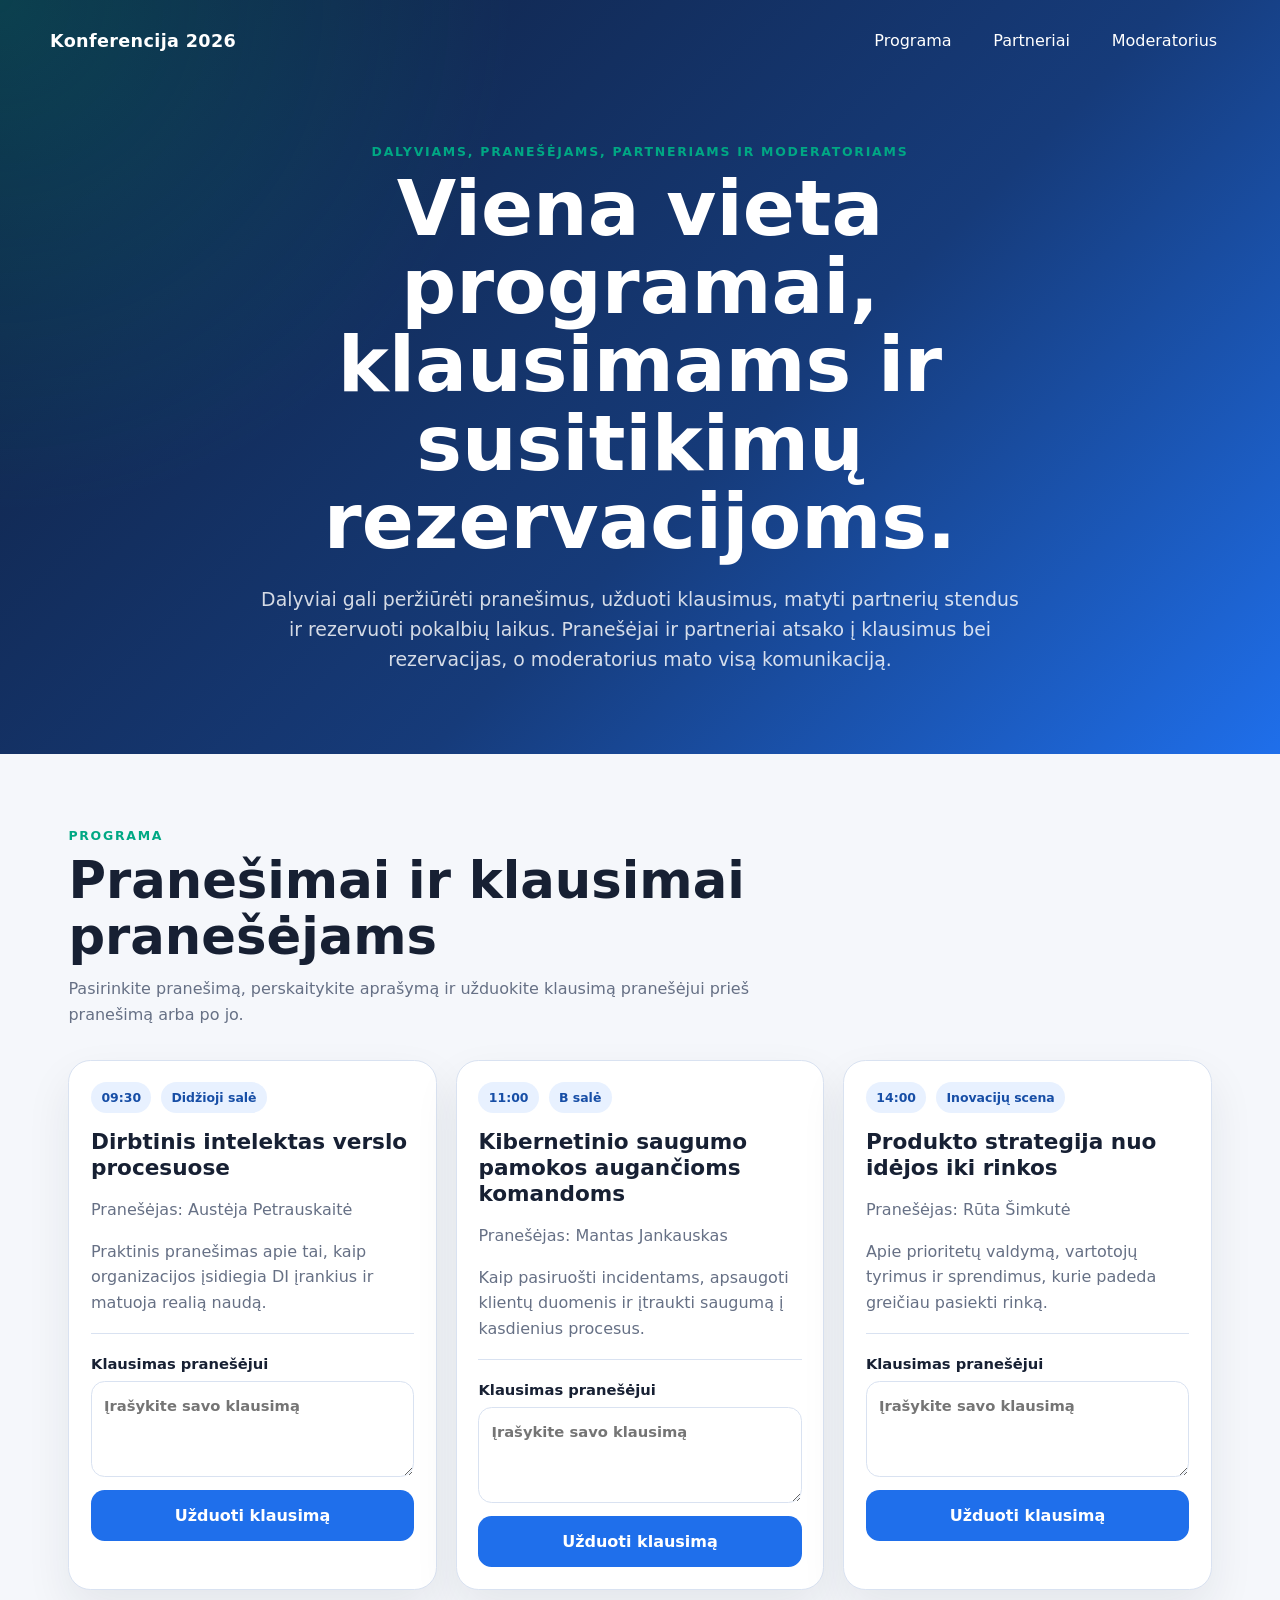
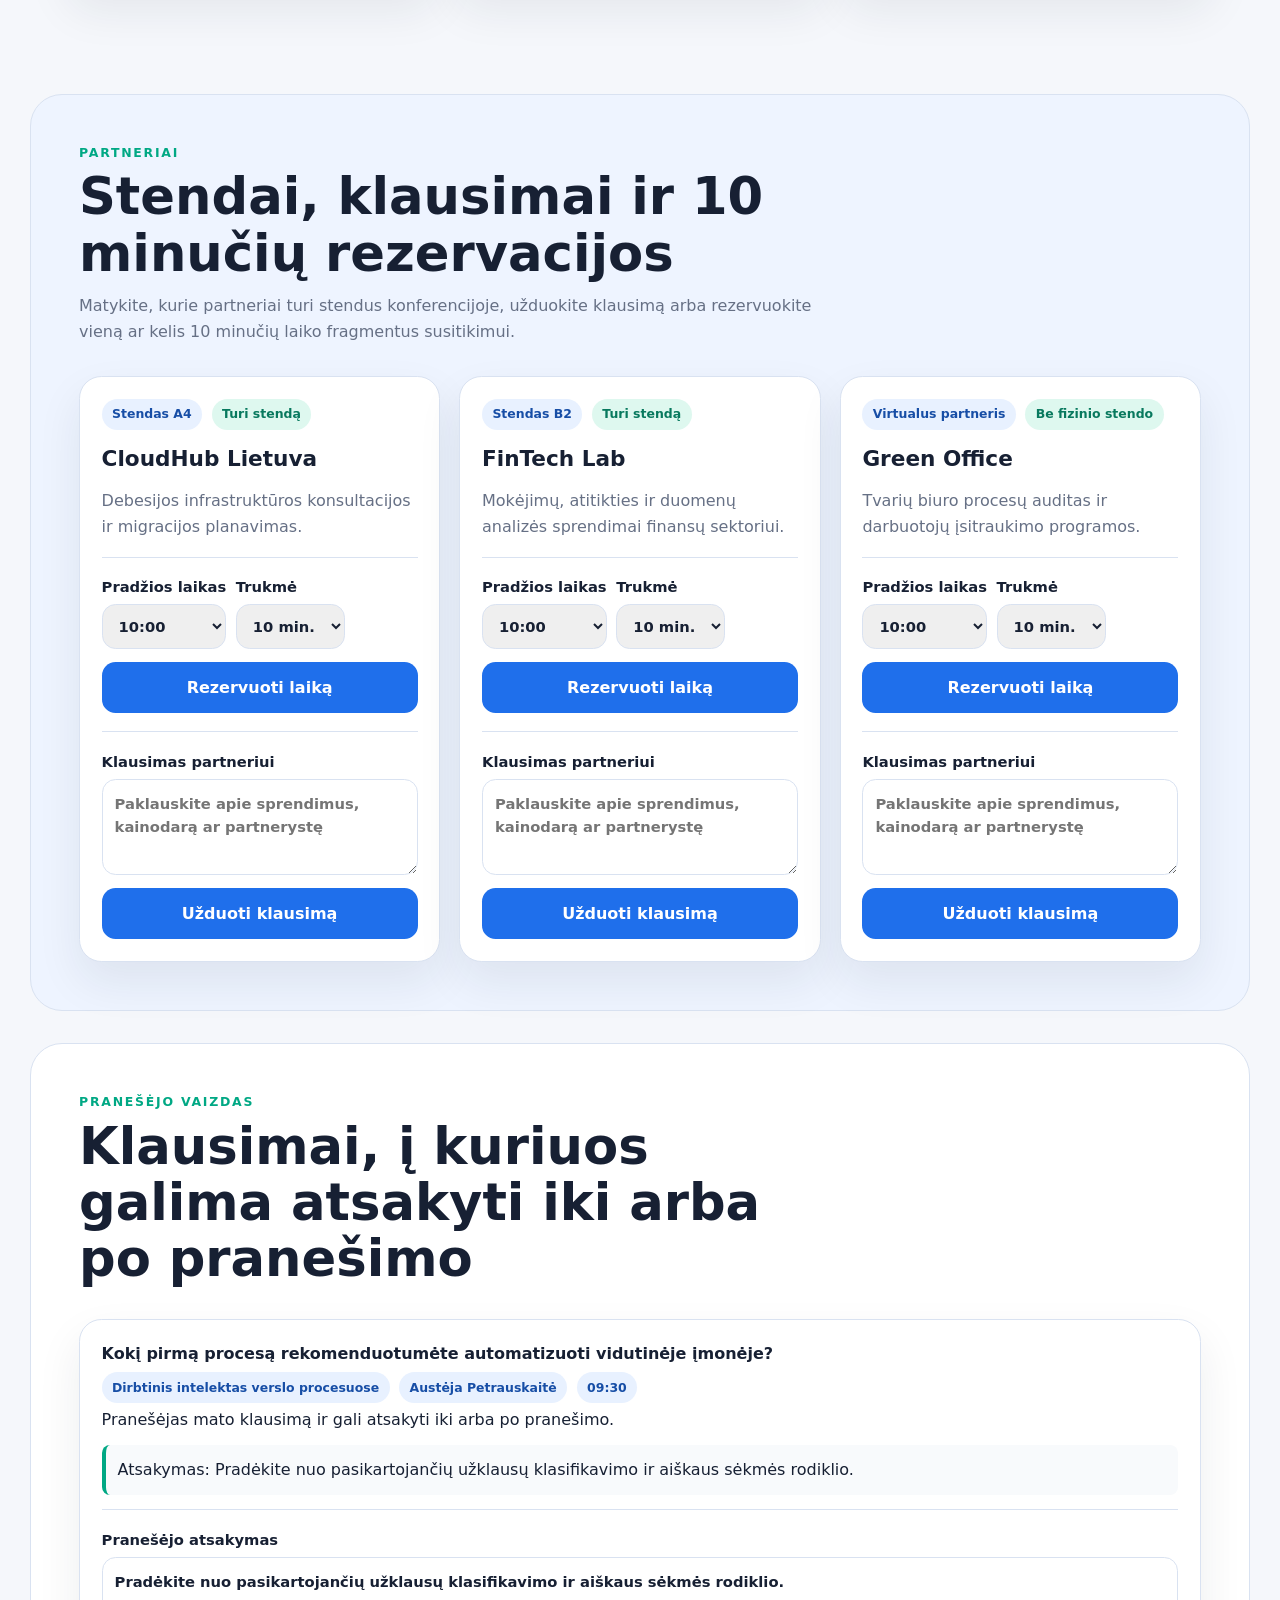
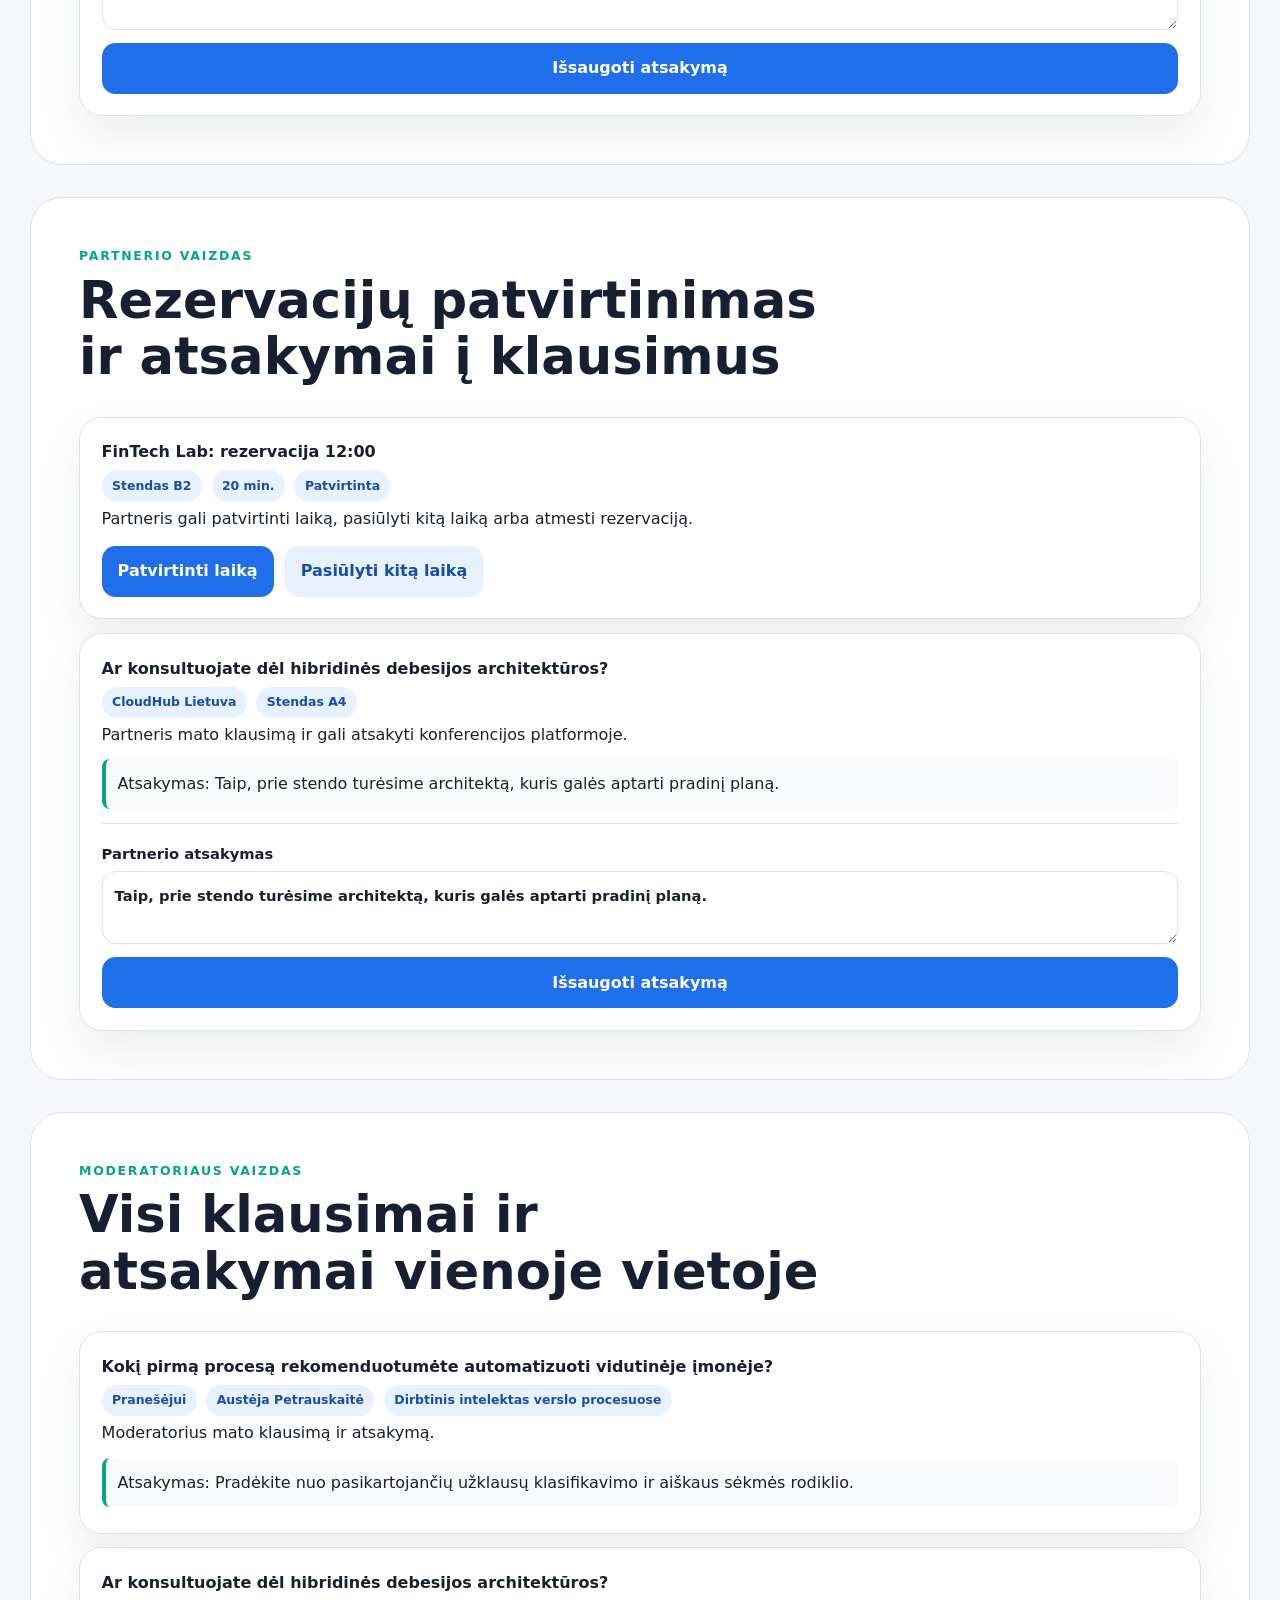
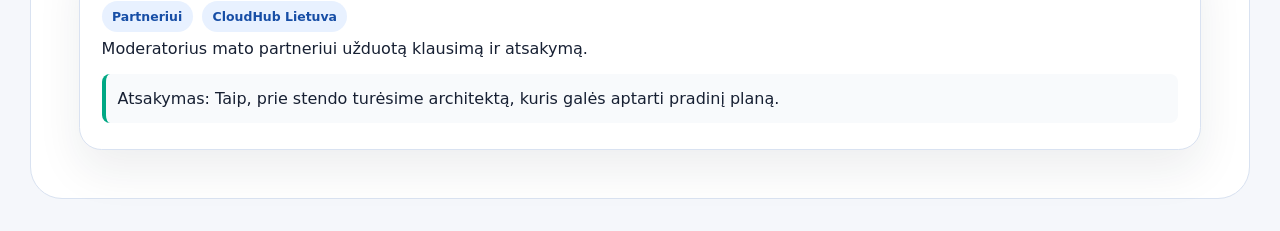
<file: index.html>
<!doctype html>
<html lang="lt">
  <head>
    <meta charset="UTF-8" />
    <meta name="viewport" content="width=device-width, initial-scale=1.0" />
    <title>Konferencijos programa</title>
    <link rel="stylesheet" href="styles.css" />
  </head>
  <body>
    <header class="hero">
      <nav class="topbar" aria-label="Pagrindinė navigacija">
        <a class="brand" href="#programa">Konferencija 2026</a>
        <div class="nav-links">
          <a href="#programa">Programa</a>
          <a href="#partneriai">Partneriai</a>
          <a href="#moderatorius">Moderatorius</a>
        </div>
      </nav>
      <section class="hero-content">
        <p class="eyebrow">Dalyviams, pranešėjams, partneriams ir moderatoriams</p>
        <h1>Viena vieta programai, klausimams ir susitikimų rezervacijoms.</h1>
        <p>
          Dalyviai gali peržiūrėti pranešimus, užduoti klausimus, matyti partnerių stendus ir
          rezervuoti pokalbių laikus. Pranešėjai ir partneriai atsako į klausimus bei rezervacijas,
          o moderatorius mato visą komunikaciją.
        </p>
      </section>
    </header>

    <main>
      <section class="section" id="programa">
        <div class="section-heading">
          <p class="eyebrow">Programa</p>
          <h2>Pranešimai ir klausimai pranešėjams</h2>
          <p>
            Pasirinkite pranešimą, perskaitykite aprašymą ir užduokite klausimą pranešėjui prieš
            pranešimą arba po jo.
          </p>
        </div>
        <div class="grid cards" id="talksList" aria-live="polite"></div>
      </section>

      <section class="section muted" id="partneriai">
        <div class="section-heading">
          <p class="eyebrow">Partneriai</p>
          <h2>Stendai, klausimai ir 10 minučių rezervacijos</h2>
          <p>
            Matykite, kurie partneriai turi stendus konferencijoje, užduokite klausimą arba
            rezervuokite vieną ar kelis 10 minučių laiko fragmentus susitikimui.
          </p>
        </div>
        <div class="grid cards" id="partnersList" aria-live="polite"></div>
      </section>

      <section class="section dashboard" id="pranesejas">
        <div class="section-heading">
          <p class="eyebrow">Pranešėjo vaizdas</p>
          <h2>Klausimai, į kuriuos galima atsakyti iki arba po pranešimo</h2>
        </div>
        <div id="speakerQuestions" class="activity-list"></div>
      </section>

      <section class="section dashboard" id="partnerio-vaizdas">
        <div class="section-heading">
          <p class="eyebrow">Partnerio vaizdas</p>
          <h2>Rezervacijų patvirtinimas ir atsakymai į klausimus</h2>
        </div>
        <div id="partnerRequests" class="activity-list"></div>
      </section>

      <section class="section moderator" id="moderatorius">
        <div class="section-heading">
          <p class="eyebrow">Moderatoriaus vaizdas</p>
          <h2>Visi klausimai ir atsakymai vienoje vietoje</h2>
        </div>
        <div id="moderatorFeed" class="activity-list"></div>
      </section>
    </main>

    <template id="talkCardTemplate">
      <article class="card">
        <div class="card-header">
          <span class="badge time"></span>
          <span class="badge room"></span>
        </div>
        <h3></h3>
        <p class="speaker"></p>
        <p class="description"></p>
        <form class="question-form">
          <label>
            Klausimas pranešėjui
            <textarea name="question" rows="3" required placeholder="Įrašykite savo klausimą"></textarea>
          </label>
          <button type="submit">Užduoti klausimą</button>
        </form>
      </article>
    </template>

    <template id="partnerCardTemplate">
      <article class="card partner-card">
        <div class="card-header">
          <span class="badge stand"></span>
          <span class="badge status"></span>
        </div>
        <h3></h3>
        <p class="description"></p>
        <form class="reservation-form">
          <div class="form-row">
            <label>
              Pradžios laikas
              <select name="start" required></select>
            </label>
            <label>
              Trukmė
              <select name="duration" required>
                <option value="10">10 min.</option>
                <option value="20">20 min.</option>
                <option value="30">30 min.</option>
              </select>
            </label>
          </div>
          <button type="submit">Rezervuoti laiką</button>
        </form>
        <form class="question-form">
          <label>
            Klausimas partneriui
            <textarea name="question" rows="3" required placeholder="Paklauskite apie sprendimus, kainodarą ar partnerystę"></textarea>
          </label>
          <button type="submit">Užduoti klausimą</button>
        </form>
      </article>
    </template>

    <script src="app.js"></script>
  </body>
</html>
</file>
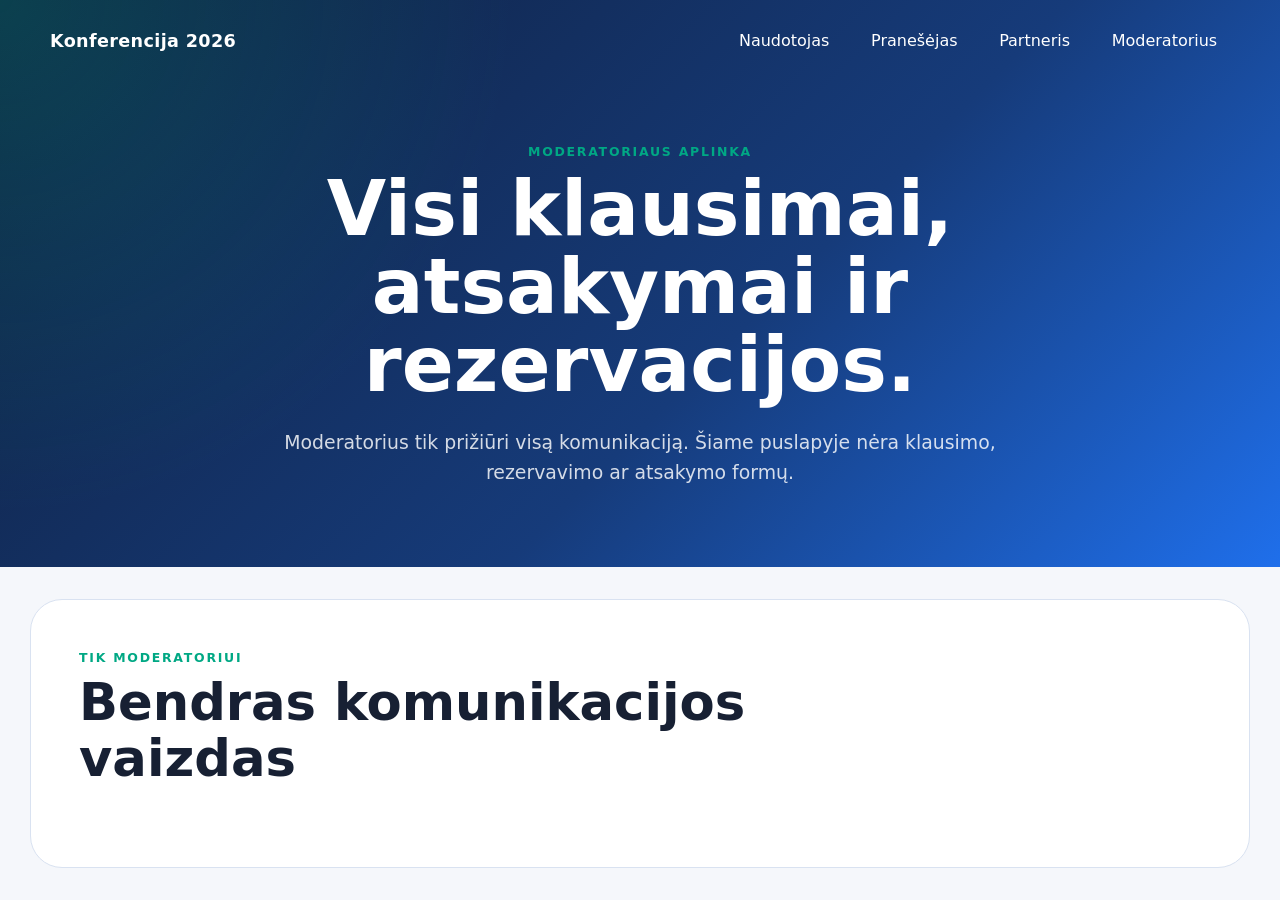
<file: moderatorius.html>
<!doctype html>
<html lang="lt">
  <head>
    <meta charset="UTF-8" />
    <meta name="viewport" content="width=device-width, initial-scale=1.0" />
    <title>Moderatoriaus aplinka</title>
    <link rel="stylesheet" href="styles.css" />
  </head>
  <body data-role="moderatorius">
    <header class="hero compact-hero">
      <nav class="topbar" aria-label="Pagrindinė navigacija">
        <a class="brand" href="index.html">Konferencija 2026</a>
        <div class="nav-links">
          <a class="role-link" href="naudotojas.html">Naudotojas</a>
          <a class="role-link" href="pranesejas.html">Pranešėjas</a>
          <a class="role-link" href="partneris.html">Partneris</a>
          <a class="role-link is-active" href="moderatorius.html">Moderatorius</a>
        </div>
      </nav>
      <section class="hero-content">
        <p class="eyebrow">Moderatoriaus aplinka</p>
        <h1>Visi klausimai, atsakymai ir rezervacijos.</h1>
        <p>Moderatorius tik prižiūri visą komunikaciją. Šiame puslapyje nėra klausimo, rezervavimo ar atsakymo formų.</p>
      </section>
    </header>

    <main>
      <section class="section moderator">
        <div class="section-heading">
          <p class="eyebrow">Tik moderatoriui</p>
          <h2>Bendras komunikacijos vaizdas</h2>
        </div>
        <div id="moderatorFeed" class="activity-list"></div>
      </section>
    </main>

    <script src="app.js"></script>
  </body>
</html>
</file>
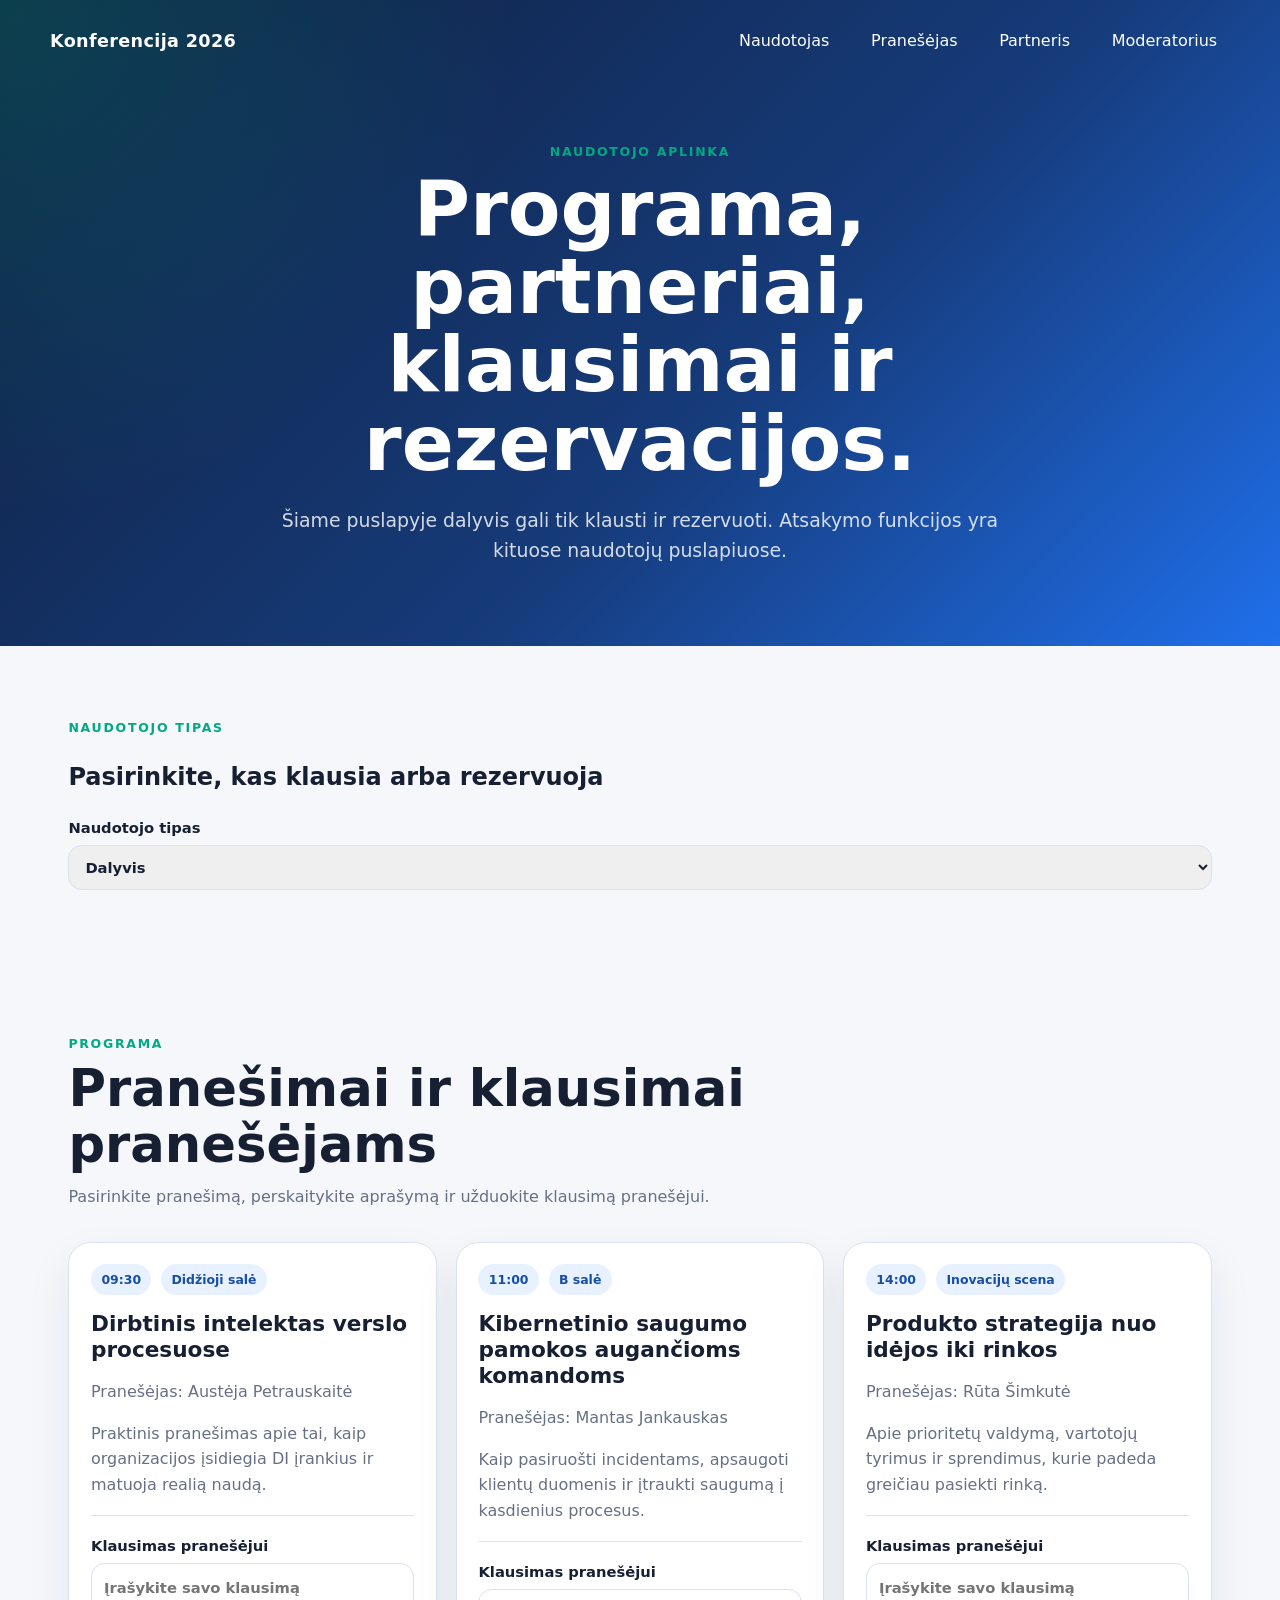
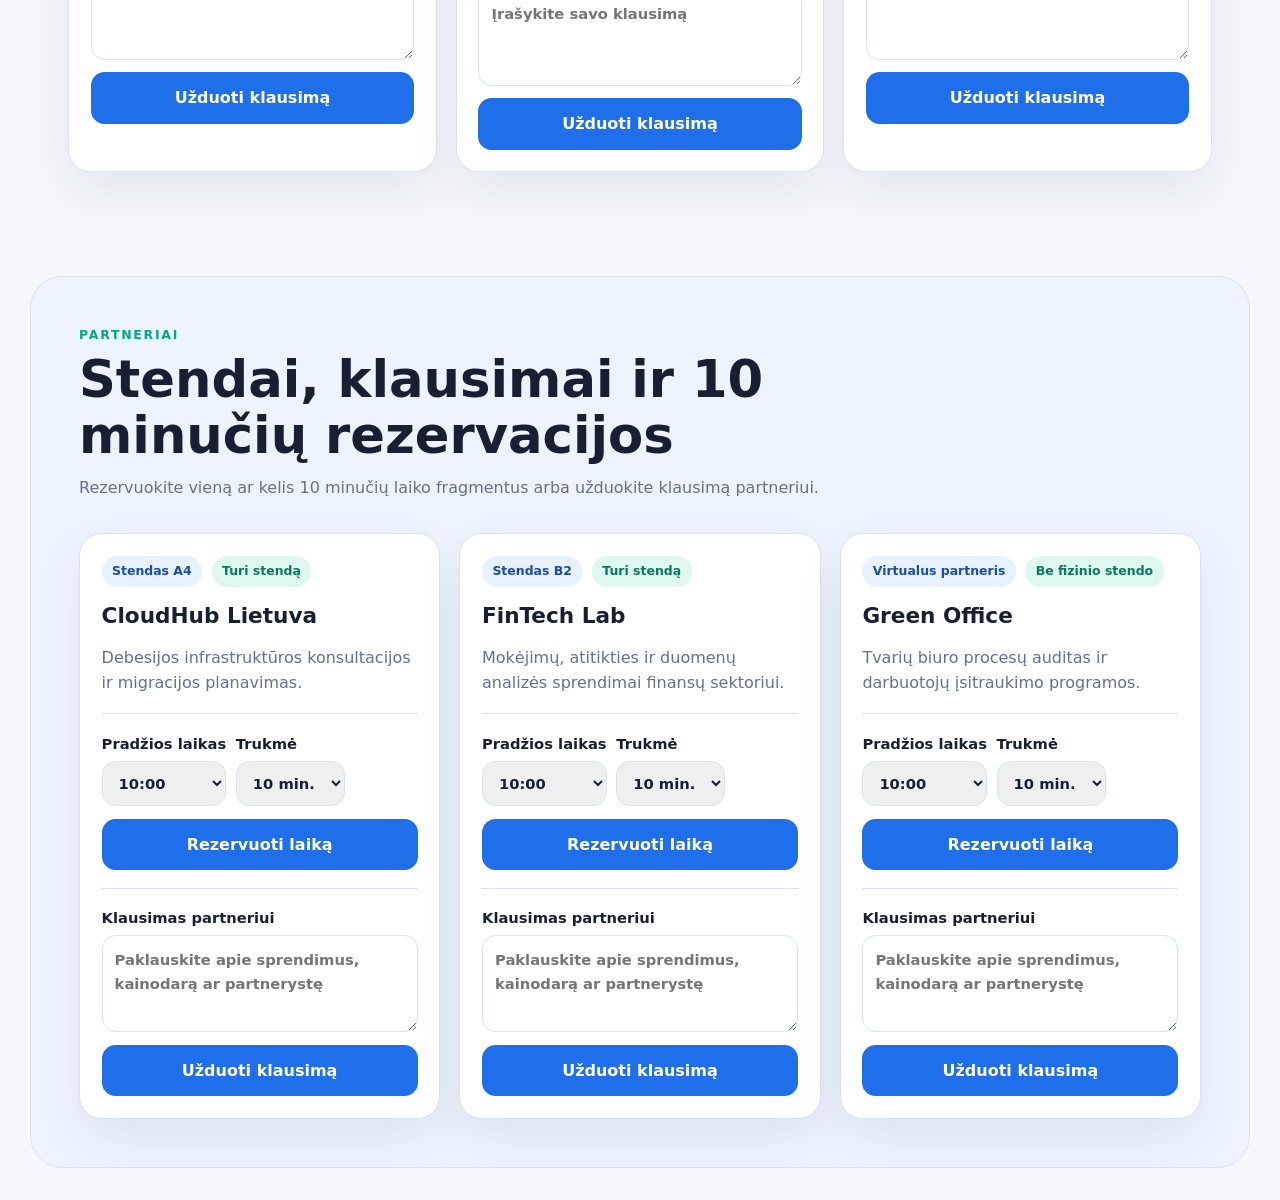
<file: naudotojas.html>
<!doctype html>
<html lang="lt">
  <head>
    <meta charset="UTF-8" />
    <meta name="viewport" content="width=device-width, initial-scale=1.0" />
    <title>Naudotojo aplinka</title>
    <link rel="stylesheet" href="styles.css" />
  </head>
  <body data-role="naudotojas">
    <header class="hero">
      <nav class="topbar" aria-label="Pagrindinė navigacija">
        <a class="brand" href="index.html">Konferencija 2026</a>
        <div class="nav-links">
          <a class="role-link is-active" href="naudotojas.html">Naudotojas</a>
          <a class="role-link" href="pranesejas.html">Pranešėjas</a>
          <a class="role-link" href="partneris.html">Partneris</a>
          <a class="role-link" href="moderatorius.html">Moderatorius</a>
        </div>
      </nav>
      <section class="hero-content">
        <p class="eyebrow">Naudotojo aplinka</p>
        <h1>Programa, partneriai, klausimai ir rezervacijos.</h1>
        <p>
          Šiame puslapyje dalyvis gali tik klausti ir rezervuoti. Atsakymo funkcijos yra kituose naudotojų puslapiuose.
        </p>
      </section>
    </header>

    <main>
      <section class="section role-intro">
        <p class="eyebrow">Naudotojo tipas</p>
        <h2>Pasirinkite, kas klausia arba rezervuoja</h2>
        <label class="user-type-picker">
          Naudotojo tipas
          <select id="userTypeSelect">
            <option value="Dalyvis">Dalyvis</option>
            <option value="VIP dalyvis">VIP dalyvis</option>
            <option value="Studentas">Studentas</option>
            <option value="Spauda">Spauda</option>
          </select>
        </label>
      </section>

      <section class="section" id="programa">
        <div class="section-heading">
          <p class="eyebrow">Programa</p>
          <h2>Pranešimai ir klausimai pranešėjams</h2>
          <p>Pasirinkite pranešimą, perskaitykite aprašymą ir užduokite klausimą pranešėjui.</p>
        </div>
        <div class="grid cards" id="talksList" aria-live="polite"></div>
      </section>

      <section class="section muted" id="partneriai">
        <div class="section-heading">
          <p class="eyebrow">Partneriai</p>
          <h2>Stendai, klausimai ir 10 minučių rezervacijos</h2>
          <p>Rezervuokite vieną ar kelis 10 minučių laiko fragmentus arba užduokite klausimą partneriui.</p>
        </div>
        <div class="grid cards" id="partnersList" aria-live="polite"></div>
      </section>
    </main>

    <template id="talkCardTemplate">
      <article class="card">
        <div class="card-header">
          <span class="badge time"></span>
          <span class="badge room"></span>
        </div>
        <h3></h3>
        <p class="speaker"></p>
        <p class="description"></p>
        <form class="question-form">
          <label>
            Klausimas pranešėjui
            <textarea name="question" rows="3" required placeholder="Įrašykite savo klausimą"></textarea>
          </label>
          <button type="submit">Užduoti klausimą</button>
        </form>
      </article>
    </template>

    <template id="partnerCardTemplate">
      <article class="card partner-card">
        <div class="card-header">
          <span class="badge stand"></span>
          <span class="badge status"></span>
        </div>
        <h3></h3>
        <p class="description"></p>
        <form class="reservation-form">
          <div class="form-row">
            <label>
              Pradžios laikas
              <select name="start" required></select>
            </label>
            <label>
              Trukmė
              <select name="duration" required>
                <option value="10">10 min.</option>
                <option value="20">20 min.</option>
                <option value="30">30 min.</option>
              </select>
            </label>
          </div>
          <button type="submit">Rezervuoti laiką</button>
        </form>
        <form class="question-form">
          <label>
            Klausimas partneriui
            <textarea name="question" rows="3" required placeholder="Paklauskite apie sprendimus, kainodarą ar partnerystę"></textarea>
          </label>
          <button type="submit">Užduoti klausimą</button>
        </form>
      </article>
    </template>

    <script src="app.js"></script>
  </body>
</html>
</file>
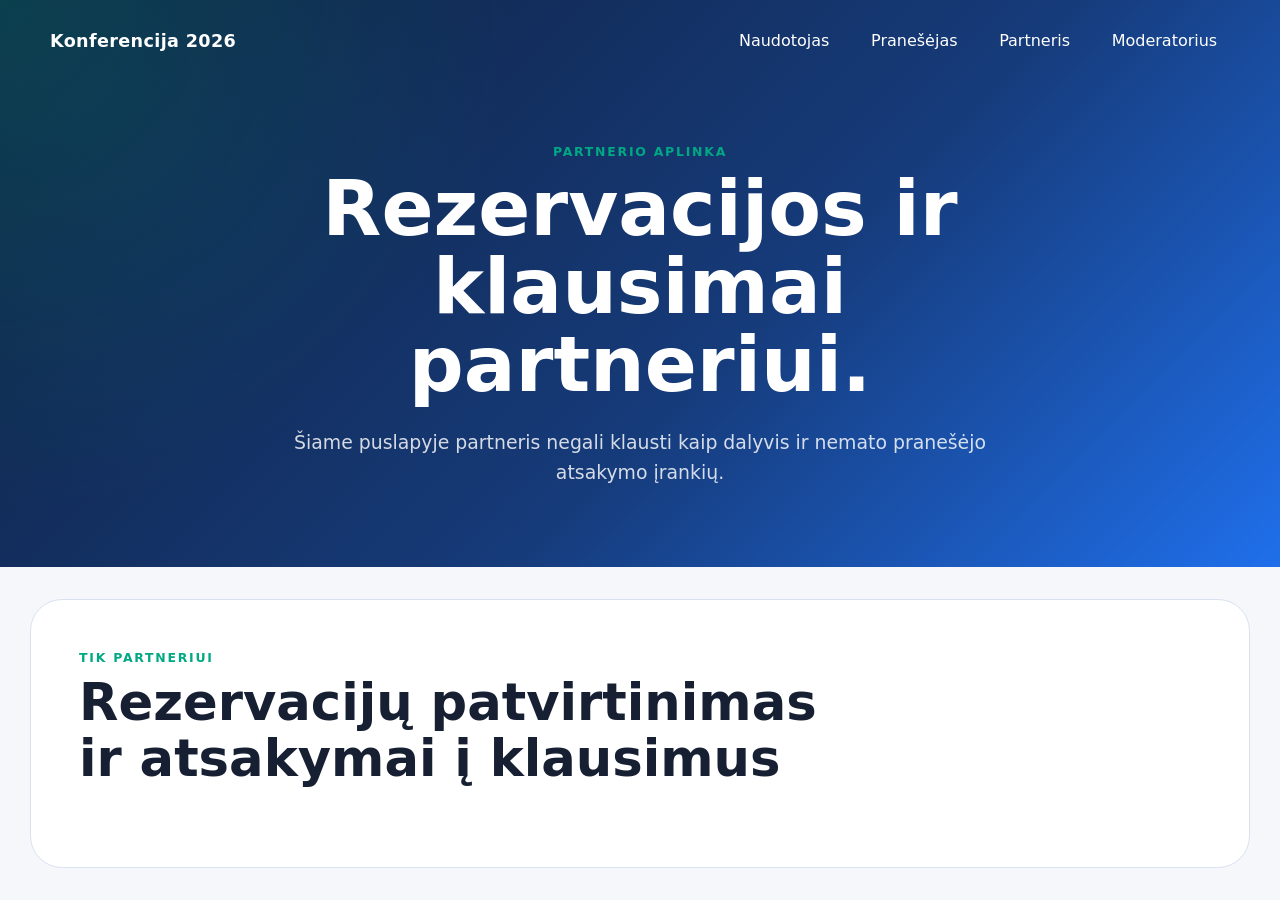
<file: partneris.html>
<!doctype html>
<html lang="lt">
  <head>
    <meta charset="UTF-8" />
    <meta name="viewport" content="width=device-width, initial-scale=1.0" />
    <title>Partnerio aplinka</title>
    <link rel="stylesheet" href="styles.css" />
  </head>
  <body data-role="partneris">
    <header class="hero compact-hero">
      <nav class="topbar" aria-label="Pagrindinė navigacija">
        <a class="brand" href="index.html">Konferencija 2026</a>
        <div class="nav-links">
          <a class="role-link" href="naudotojas.html">Naudotojas</a>
          <a class="role-link" href="pranesejas.html">Pranešėjas</a>
          <a class="role-link is-active" href="partneris.html">Partneris</a>
          <a class="role-link" href="moderatorius.html">Moderatorius</a>
        </div>
      </nav>
      <section class="hero-content">
        <p class="eyebrow">Partnerio aplinka</p>
        <h1>Rezervacijos ir klausimai partneriui.</h1>
        <p>Šiame puslapyje partneris negali klausti kaip dalyvis ir nemato pranešėjo atsakymo įrankių.</p>
      </section>
    </header>

    <main>
      <section class="section dashboard">
        <div class="section-heading">
          <p class="eyebrow">Tik partneriui</p>
          <h2>Rezervacijų patvirtinimas ir atsakymai į klausimus</h2>
        </div>
        <div id="partnerRequests" class="activity-list"></div>
      </section>
    </main>

    <script src="app.js"></script>
  </body>
</html>
</file>
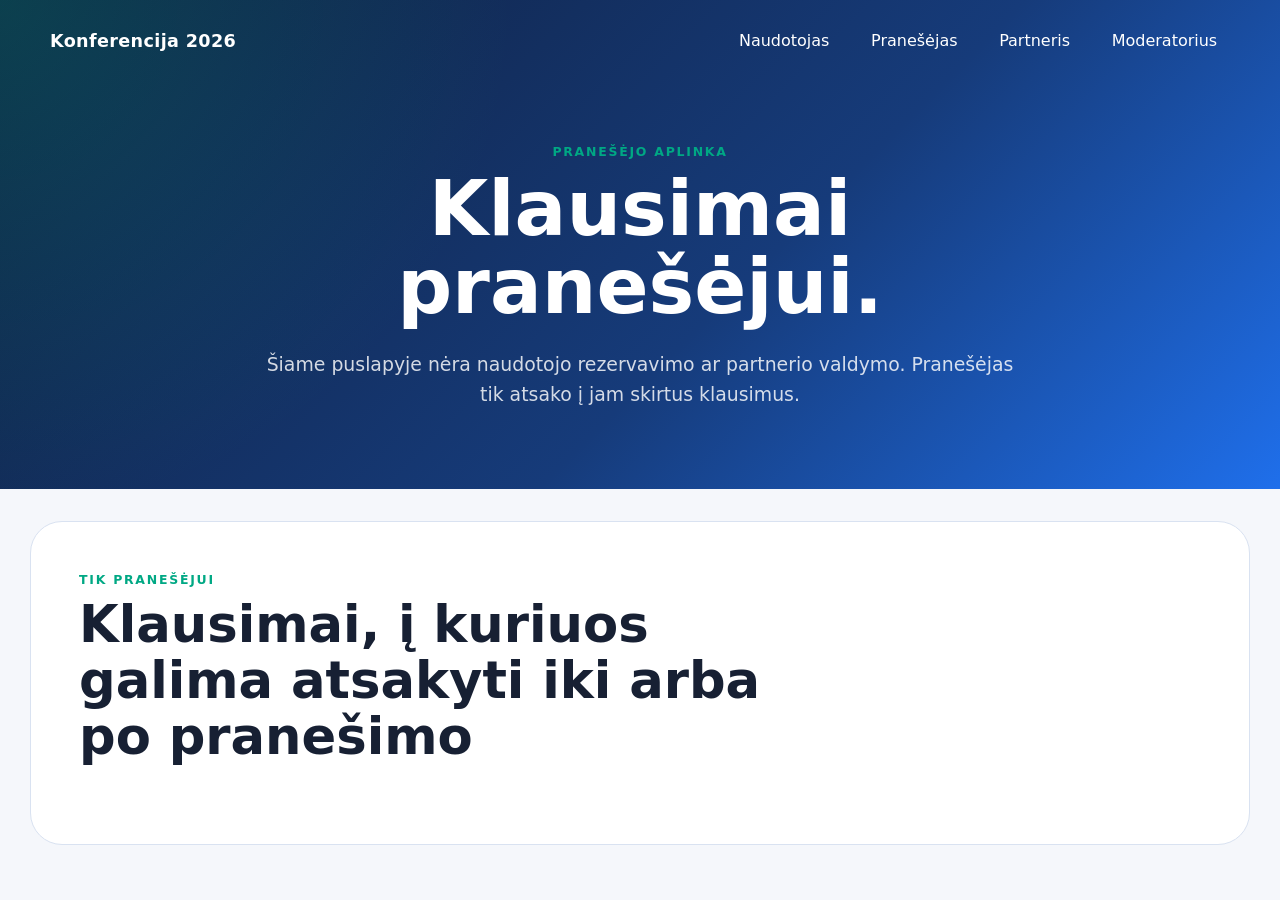
<file: pranesejas.html>
<!doctype html>
<html lang="lt">
  <head>
    <meta charset="UTF-8" />
    <meta name="viewport" content="width=device-width, initial-scale=1.0" />
    <title>Pranešėjo aplinka</title>
    <link rel="stylesheet" href="styles.css" />
  </head>
  <body data-role="pranesejas">
    <header class="hero compact-hero">
      <nav class="topbar" aria-label="Pagrindinė navigacija">
        <a class="brand" href="index.html">Konferencija 2026</a>
        <div class="nav-links">
          <a class="role-link" href="naudotojas.html">Naudotojas</a>
          <a class="role-link is-active" href="pranesejas.html">Pranešėjas</a>
          <a class="role-link" href="partneris.html">Partneris</a>
          <a class="role-link" href="moderatorius.html">Moderatorius</a>
        </div>
      </nav>
      <section class="hero-content">
        <p class="eyebrow">Pranešėjo aplinka</p>
        <h1>Klausimai pranešėjui.</h1>
        <p>Šiame puslapyje nėra naudotojo rezervavimo ar partnerio valdymo. Pranešėjas tik atsako į jam skirtus klausimus.</p>
      </section>
    </header>

    <main>
      <section class="section dashboard">
        <div class="section-heading">
          <p class="eyebrow">Tik pranešėjui</p>
          <h2>Klausimai, į kuriuos galima atsakyti iki arba po pranešimo</h2>
        </div>
        <div id="speakerQuestions" class="activity-list"></div>
      </section>
    </main>

    <script src="app.js"></script>
  </body>
</html>
</file>
<file: styles.css>
:root {
  color-scheme: light;
  --bg: #f5f7fb;
  --panel: #ffffff;
  --panel-muted: #eef4ff;
  --text: #172033;
  --muted: #667085;
  --primary: #1f6feb;
  --primary-dark: #174ea6;
  --accent: #00a884;
  --border: #d9e2f1;
  --shadow: 0 20px 45px rgba(23, 32, 51, 0.08);
}

* {
  box-sizing: border-box;
}

html {
  scroll-behavior: smooth;
}

body {
  margin: 0;
  background: var(--bg);
  color: var(--text);
  font-family: Inter, ui-sans-serif, system-ui, -apple-system, BlinkMacSystemFont, "Segoe UI", sans-serif;
  line-height: 1.6;
}

a {
  color: inherit;
  text-decoration: none;
}

.hero {
  background: radial-gradient(circle at top left, rgba(0, 168, 132, 0.24), transparent 32rem),
    linear-gradient(135deg, #0f1f3d 0%, #163b7a 58%, #1f6feb 100%);
  color: #fff;
  padding: 1.25rem clamp(1rem, 3vw, 3rem) 5rem;
}

.topbar {
  align-items: center;
  display: flex;
  justify-content: space-between;
  margin: 0 auto;
  max-width: 1180px;
}

.brand {
  font-size: 1.1rem;
  font-weight: 800;
  letter-spacing: 0.02em;
}

.nav-links {
  display: flex;
  gap: 1rem;
}

.nav-links a {
  border-radius: 999px;
  padding: 0.5rem 0.8rem;
}

.nav-links a:hover,
.nav-links a:focus-visible {
  background: rgba(255, 255, 255, 0.15);
  outline: none;
}

.hero-content {
  margin: 5rem auto 0;
  max-width: 880px;
  text-align: center;
}

.hero-content h1 {
  font-size: clamp(2.3rem, 6vw, 5rem);
  line-height: 1.02;
  margin: 0.5rem 0 1.4rem;
}

.hero-content p:last-child {
  color: rgba(255, 255, 255, 0.82);
  font-size: 1.18rem;
  margin: 0 auto;
  max-width: 760px;
}

.section {
  margin: 0 auto;
  max-width: 1220px;
  padding: 4.5rem clamp(1rem, 3vw, 3rem);
}

.section.muted,
.section.dashboard,
.section.moderator {
  background: var(--panel);
  border: 1px solid var(--border);
  border-radius: 2rem;
  margin-bottom: 2rem;
  margin-top: 2rem;
  padding: clamp(1.5rem, 4vw, 3rem);
}

.section.muted {
  background: var(--panel-muted);
}

.section-heading {
  margin-bottom: 2rem;
  max-width: 760px;
}

.section-heading h2 {
  font-size: clamp(2rem, 4vw, 3.2rem);
  line-height: 1.1;
  margin: 0.35rem 0 0.75rem;
}

.section-heading p:not(.eyebrow) {
  color: var(--muted);
  margin: 0;
}

.eyebrow {
  color: var(--accent);
  font-size: 0.78rem;
  font-weight: 800;
  letter-spacing: 0.14em;
  margin: 0;
  text-transform: uppercase;
}

.grid {
  display: grid;
  gap: 1.2rem;
  grid-template-columns: repeat(auto-fit, minmax(280px, 1fr));
}

.card,
.activity-item {
  background: var(--panel);
  border: 1px solid var(--border);
  border-radius: 1.4rem;
  box-shadow: var(--shadow);
  padding: 1.35rem;
}

.card h3 {
  font-size: 1.35rem;
  line-height: 1.2;
  margin: 1rem 0 0.35rem;
}

.card p {
  color: var(--muted);
}

.card-header,
.form-row,
.activity-meta {
  display: flex;
  flex-wrap: wrap;
  gap: 0.6rem;
}

.badge {
  background: #e8f1ff;
  border-radius: 999px;
  color: var(--primary-dark);
  font-size: 0.78rem;
  font-weight: 800;
  padding: 0.35rem 0.65rem;
}

.badge.status {
  background: #def8ef;
  color: #08795e;
}

form {
  border-top: 1px solid var(--border);
  display: grid;
  gap: 0.8rem;
  margin-top: 1.1rem;
  padding-top: 1.1rem;
}

label {
  color: var(--text);
  display: grid;
  font-size: 0.92rem;
  font-weight: 750;
  gap: 0.35rem;
}

textarea,
select {
  border: 1px solid var(--border);
  border-radius: 0.85rem;
  color: var(--text);
  font: inherit;
  padding: 0.75rem;
  width: 100%;
}

textarea:focus,
select:focus {
  border-color: var(--primary);
  box-shadow: 0 0 0 4px rgba(31, 111, 235, 0.12);
  outline: none;
}

button {
  background: var(--primary);
  border: 0;
  border-radius: 0.85rem;
  color: #fff;
  cursor: pointer;
  font: inherit;
  font-weight: 800;
  padding: 0.8rem 1rem;
}

button:hover,
button:focus-visible {
  background: var(--primary-dark);
  outline: none;
}

.activity-list {
  display: grid;
  gap: 0.85rem;
}

.activity-item h3 {
  font-size: 1rem;
  margin: 0 0 0.35rem;
}

.activity-item p {
  margin: 0.25rem 0;
}

.answer {
  background: #f8fafc;
  border-left: 4px solid var(--accent);
  border-radius: 0.5rem;
  margin-top: 0.75rem !important;
  padding: 0.75rem;
}

.empty-state {
  border: 1px dashed var(--border);
  border-radius: 1rem;
  color: var(--muted);
  padding: 1rem;
}

@media (max-width: 680px) {
  .topbar,
  .nav-links,
  .form-row {
    align-items: stretch;
    flex-direction: column;
  }

  .hero-content {
    margin-top: 3rem;
    text-align: left;
  }
}

.inline-action,
.reservation-actions {
  margin-top: 0.9rem;
}

.reservation-actions {
  display: flex;
  flex-wrap: wrap;
  gap: 0.7rem;
}

.secondary-button {
  background: #e8f1ff;
  color: var(--primary-dark);
}

.secondary-button:hover,
.secondary-button:focus-visible {
  background: #d7e8ff;
}
</file>
